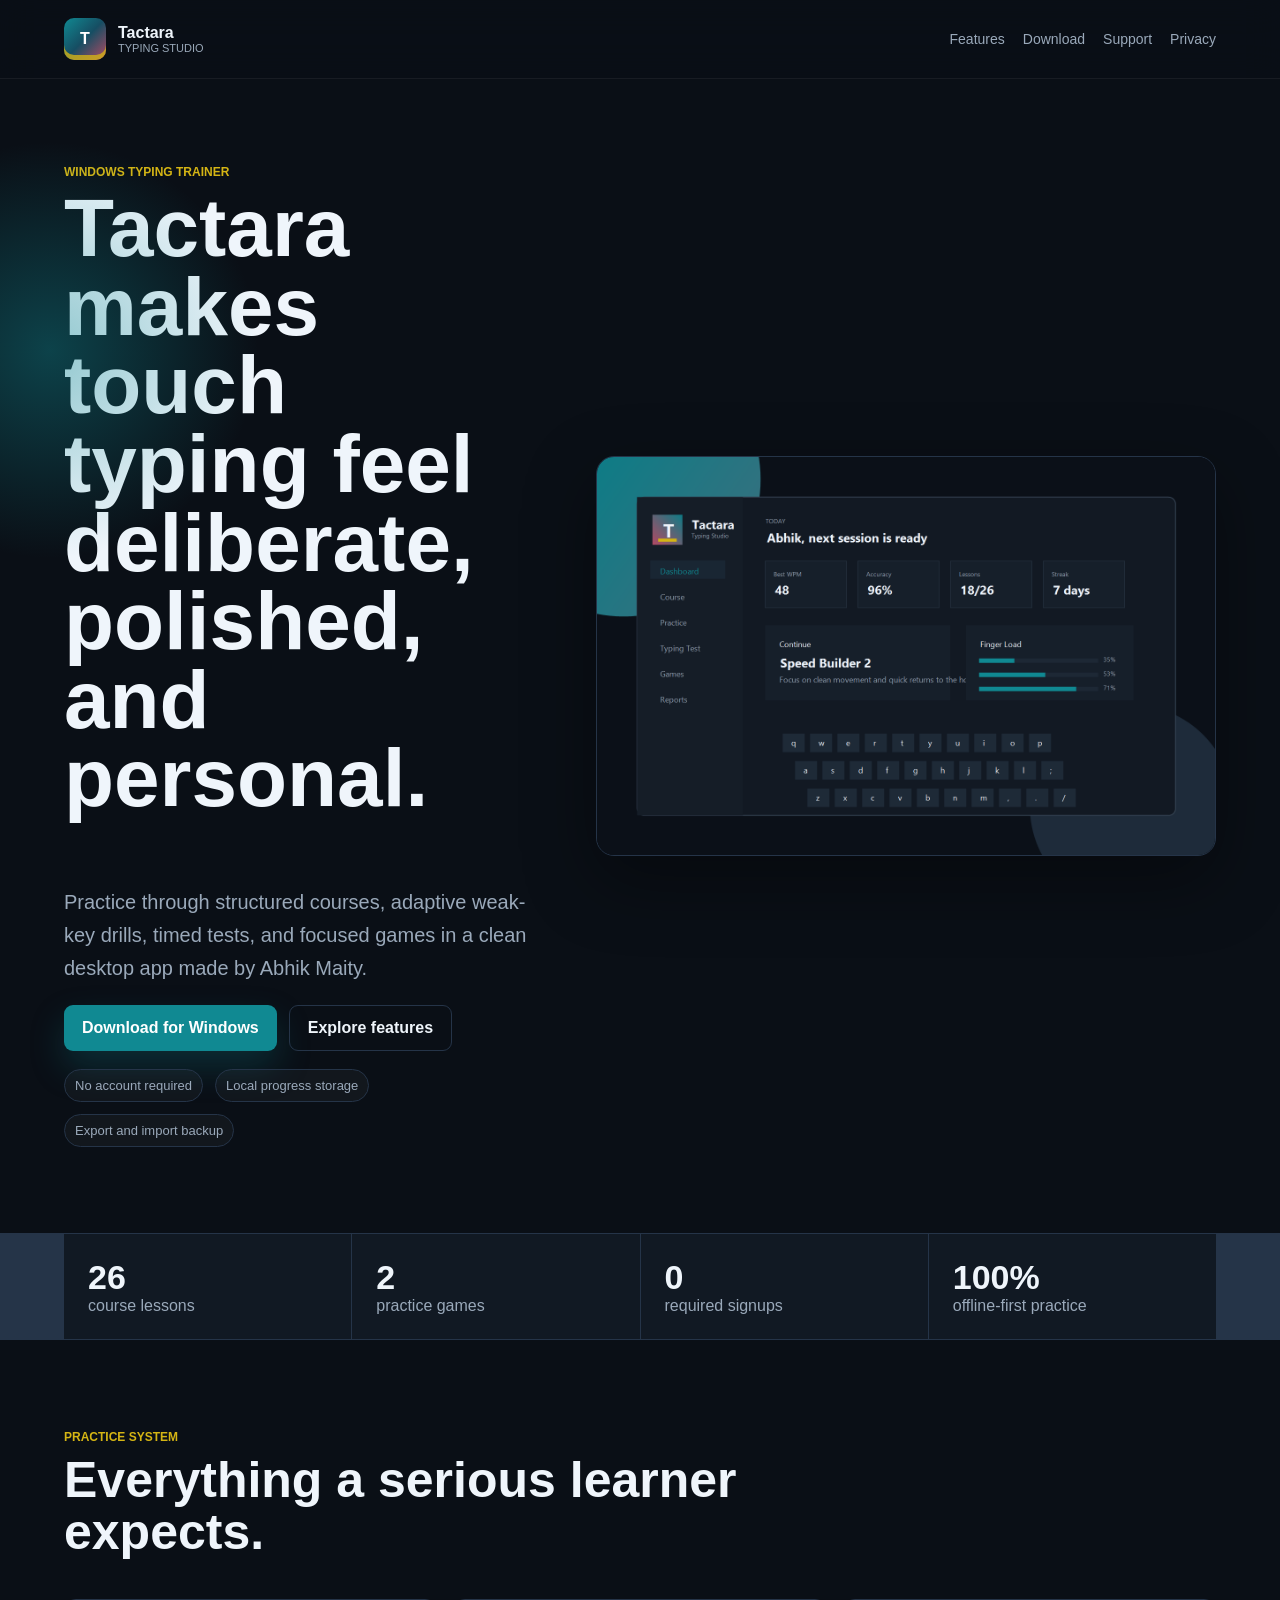
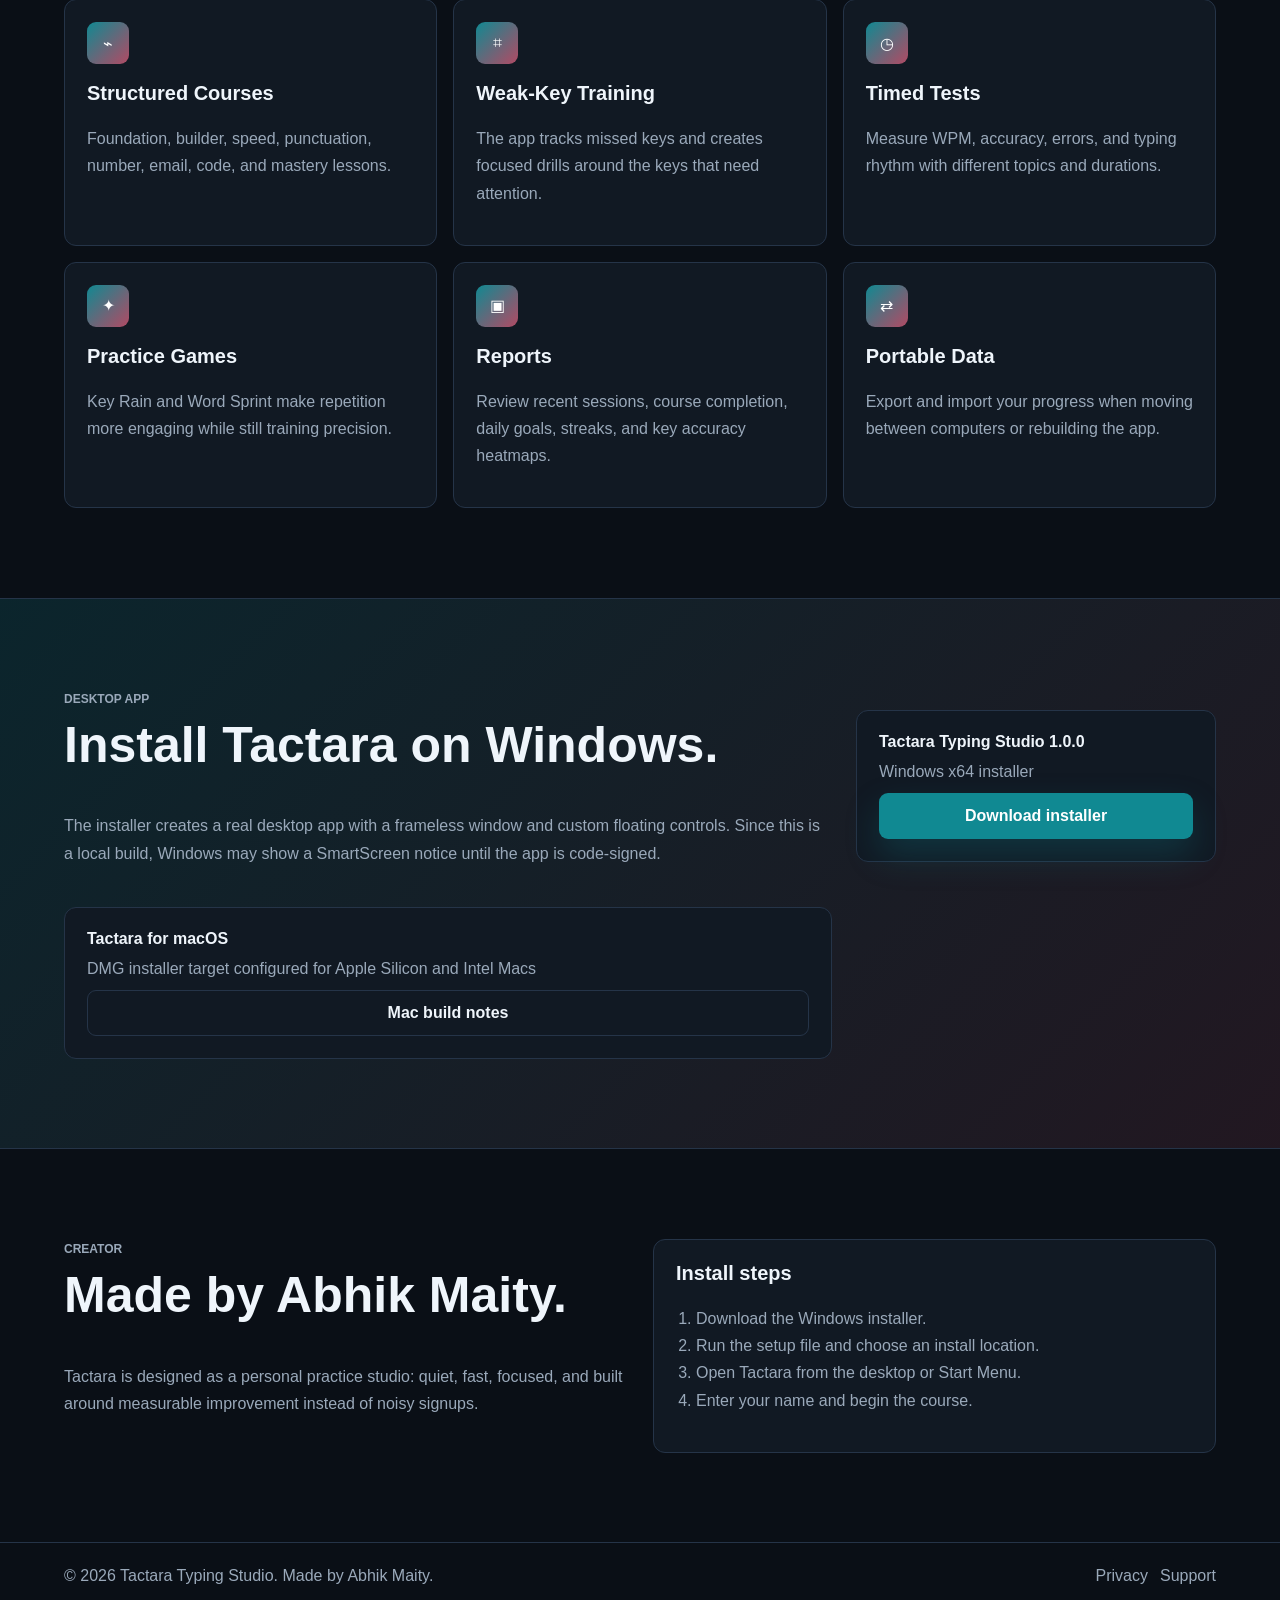
<file: index.html>
<!doctype html>
<html lang="en">
<head>
  <meta charset="UTF-8" />
  <meta name="monetag" content="xxxxx" />
  <meta charset="utf-8">
  <meta name="viewport" content="width=device-width, initial-scale=1">
  <meta name="description" content="Tactara Typing Studio is a focused Windows typing practice app with lessons, tests, games, weak-key training, and progress reports.">
  <title>Tactara Typing Studio | Touch Typing Practice for Windows</title>
  <link rel="icon" href="assets/favicon.svg" type="image/svg+xml">
  <link rel="stylesheet" href="styles.css">
</head>
<body>
  <header class="site-header">
    <a class="brand" href="index.html" aria-label="Tactara home">
      <span class="brand-mark">T</span>
      <span>
        <strong>Tactara</strong>
        <small>Typing Studio</small>
      </span>
    </a>
    <nav class="nav" aria-label="Website">
      <a href="#features">Features</a>
      <a href="#download">Download</a>
      <a href="support.html">Support</a>
      <a href="privacy.html">Privacy</a>
    </nav>
  </header>

  <main>
    <section class="hero">
      <div class="hero-copy">
        <p class="eyebrow">Windows Typing Trainer</p>
        <h1>Tactara makes touch typing feel deliberate, polished, and personal.</h1>
        <p class="lede">
          Practice through structured courses, adaptive weak-key drills, timed tests, and focused games in a clean desktop app made by Abhik Maity.
        </p>
        <div class="hero-actions">
          <a class="primary" href="https://github.com/abhikmaity418/tactara/releases/download/Typing-Studio/Tactara-Typing-Studio-Setup-1.0.0.exe">Download for Windows</a>
          <a class="secondary" href="#features">Explore features</a>
        </div>
        <div class="trust-row">
          <span>No account required</span>
          <span>Local progress storage</span>
          <span>Export and import backup</span>
        </div>
      </div>
      <figure class="hero-visual">
        <img src="assets/app-preview.png" alt="Tactara Typing Studio dashboard showing lesson progress, accuracy, and keyboard practice">
      </figure>
    </section>

    <section class="metrics" aria-label="Product highlights">
      <article>
        <strong>26</strong>
        <span>course lessons</span>
      </article>
      <article>
        <strong>2</strong>
        <span>practice games</span>
      </article>
      <article>
        <strong>0</strong>
        <span>required signups</span>
      </article>
      <article>
        <strong>100%</strong>
        <span>offline-first practice</span>
      </article>
    </section>

    <section id="features" class="section">
      <div class="section-head">
        <p class="eyebrow">Practice System</p>
        <h2>Everything a serious learner expects.</h2>
      </div>
      <div class="feature-grid">
        <article>
          <span class="feature-icon">⌁</span>
          <h3>Structured Courses</h3>
          <p>Foundation, builder, speed, punctuation, number, email, code, and mastery lessons.</p>
        </article>
        <article>
          <span class="feature-icon">⌗</span>
          <h3>Weak-Key Training</h3>
          <p>The app tracks missed keys and creates focused drills around the keys that need attention.</p>
        </article>
        <article>
          <span class="feature-icon">◷</span>
          <h3>Timed Tests</h3>
          <p>Measure WPM, accuracy, errors, and typing rhythm with different topics and durations.</p>
        </article>
        <article>
          <span class="feature-icon">✦</span>
          <h3>Practice Games</h3>
          <p>Key Rain and Word Sprint make repetition more engaging while still training precision.</p>
        </article>
        <article>
          <span class="feature-icon">▣</span>
          <h3>Reports</h3>
          <p>Review recent sessions, course completion, daily goals, streaks, and key accuracy heatmaps.</p>
        </article>
        <article>
          <span class="feature-icon">⇄</span>
          <h3>Portable Data</h3>
          <p>Export and import your progress when moving between computers or rebuilding the app.</p>
        </article>
      </div>
    </section>

    <section id="download" class="download-section">
      <div>
        <p class="eyebrow">Desktop App</p>
        <h2>Install Tactara on Windows.</h2>
        <p>
          The installer creates a real desktop app with a frameless window and custom floating controls. Since this is a local build, Windows may show a SmartScreen notice until the app is code-signed.
        </p>
      </div>
      <div class="download-card">
        <strong>Tactara Typing Studio 1.0.0</strong>
        <span>Windows x64 installer</span>
        <a class="primary" href="downloads/Tactara-Typing-Studio-Setup-1.0.0.exe">Download installer</a>
      </div>
      <div class="download-card">
        <strong>Tactara for macOS</strong>
        <span>DMG installer target configured for Apple Silicon and Intel Macs</span>
        <a class="secondary" href="support.html#mac">Mac build notes</a>
      </div>
    </section>

    <section class="section split">
      <div>
        <p class="eyebrow">Creator</p>
        <h2>Made by Abhik Maity.</h2>
        <p>
          Tactara is designed as a personal practice studio: quiet, fast, focused, and built around measurable improvement instead of noisy signups.
        </p>
      </div>
      <div class="steps">
        <h3>Install steps</h3>
        <ol>
          <li>Download the Windows installer.</li>
          <li>Run the setup file and choose an install location.</li>
          <li>Open Tactara from the desktop or Start Menu.</li>
          <li>Enter your name and begin the course.</li>
        </ol>
      </div>
    </section>
  </main>

  <footer class="footer">
    <span>© 2026 Tactara Typing Studio. Made by Abhik Maity.</span>
    <div>
      <a href="privacy.html">Privacy</a>
      <a href="support.html">Support</a>
    </div>
  </footer>
</body>
</html>
</file>
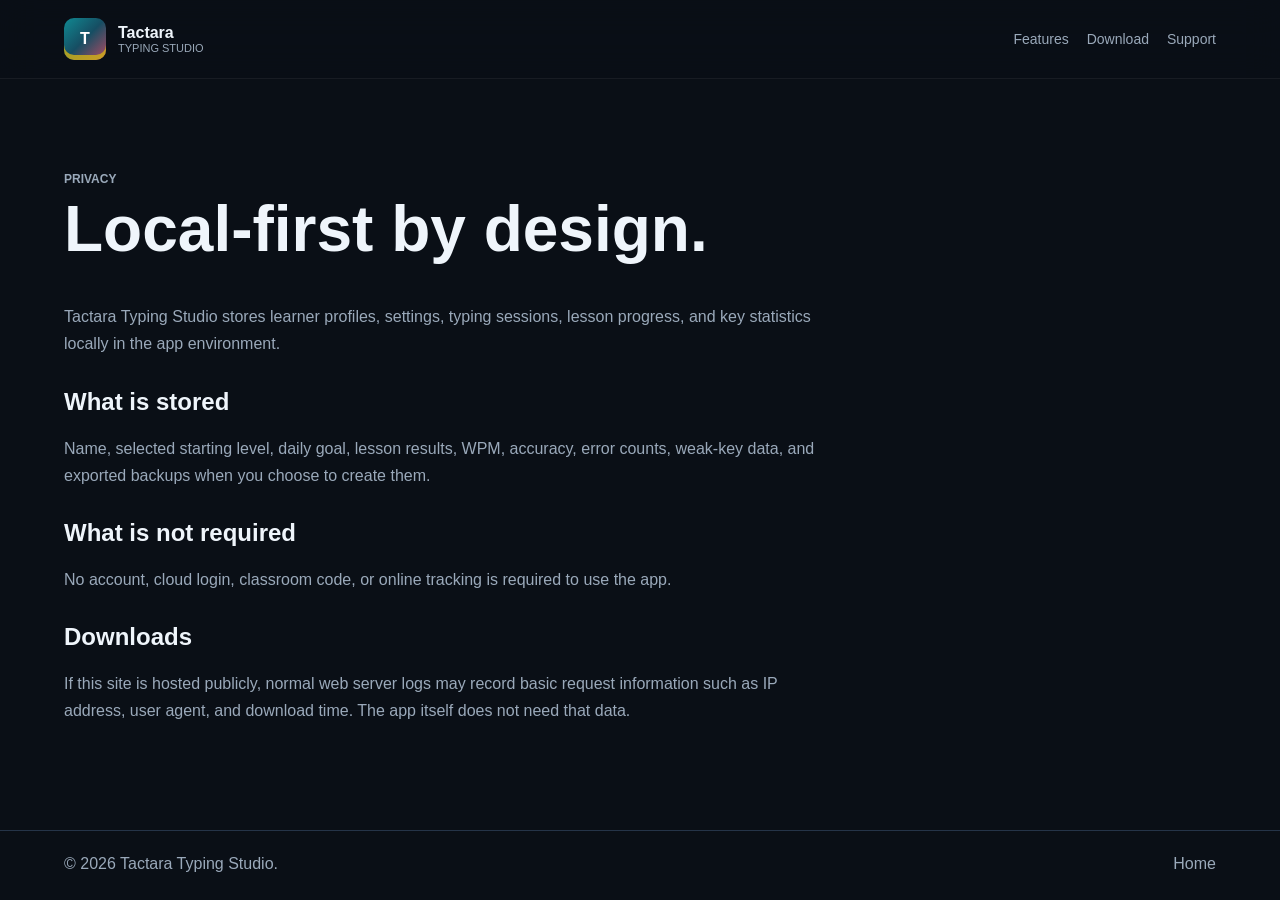
<file: privacy.html>
<!doctype html>
<html lang="en">
<head>
  <meta charset="utf-8">
  <meta name="viewport" content="width=device-width, initial-scale=1">
  <title>Privacy | Tactara Typing Studio</title>
  <link rel="icon" href="assets/favicon.svg" type="image/svg+xml">
  <link rel="stylesheet" href="styles.css">
</head>
<body>
  <header class="site-header">
    <a class="brand" href="index.html"><span class="brand-mark">T</span><span><strong>Tactara</strong><small>Typing Studio</small></span></a>
    <nav class="nav"><a href="index.html#features">Features</a><a href="index.html#download">Download</a><a href="support.html">Support</a></nav>
  </header>
  <main class="page">
    <p class="eyebrow">Privacy</p>
    <h1>Local-first by design.</h1>
    <p>Tactara Typing Studio stores learner profiles, settings, typing sessions, lesson progress, and key statistics locally in the app environment.</p>
    <h2>What is stored</h2>
    <p>Name, selected starting level, daily goal, lesson results, WPM, accuracy, error counts, weak-key data, and exported backups when you choose to create them.</p>
    <h2>What is not required</h2>
    <p>No account, cloud login, classroom code, or online tracking is required to use the app.</p>
    <h2>Downloads</h2>
    <p>If this site is hosted publicly, normal web server logs may record basic request information such as IP address, user agent, and download time. The app itself does not need that data.</p>
  </main>
  <footer class="footer"><span>© 2026 Tactara Typing Studio.</span><a href="index.html">Home</a></footer>
</body>
</html>
</file>
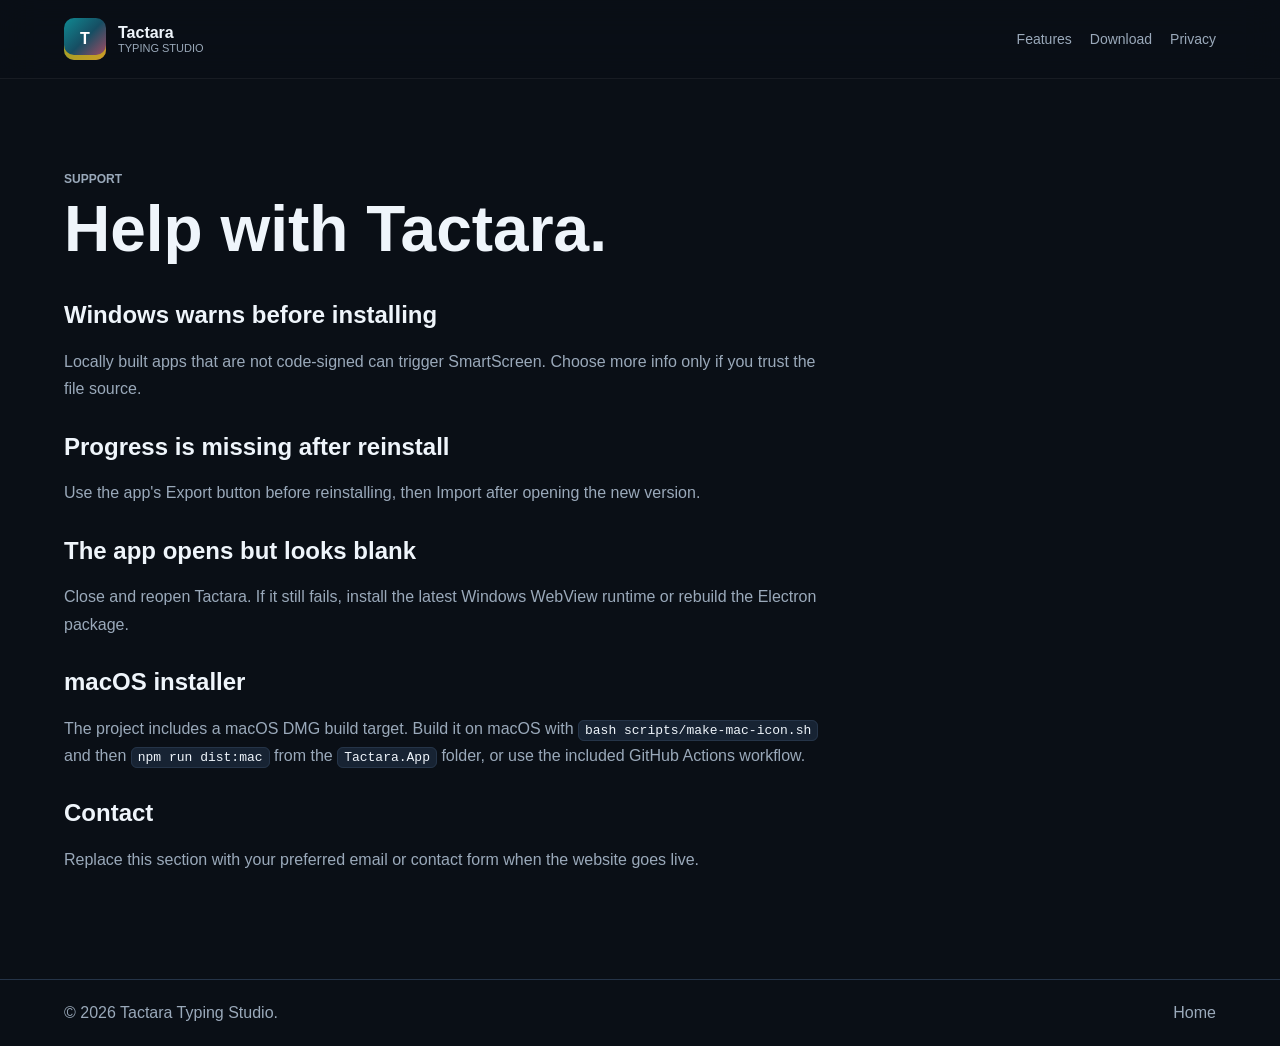
<file: support.html>
<!doctype html>
<html lang="en">
<head>
  <meta charset="utf-8">
  <meta name="viewport" content="width=device-width, initial-scale=1">
  <title>Support | Tactara Typing Studio</title>
  <link rel="icon" href="assets/favicon.svg" type="image/svg+xml">
  <link rel="stylesheet" href="styles.css">
</head>
<body>
  <header class="site-header">
    <a class="brand" href="index.html"><span class="brand-mark">T</span><span><strong>Tactara</strong><small>Typing Studio</small></span></a>
    <nav class="nav"><a href="index.html#features">Features</a><a href="index.html#download">Download</a><a href="privacy.html">Privacy</a></nav>
  </header>
  <main class="page">
    <p class="eyebrow">Support</p>
    <h1>Help with Tactara.</h1>
    <h2>Windows warns before installing</h2>
    <p>Locally built apps that are not code-signed can trigger SmartScreen. Choose more info only if you trust the file source.</p>
    <h2>Progress is missing after reinstall</h2>
    <p>Use the app's Export button before reinstalling, then Import after opening the new version.</p>
    <h2>The app opens but looks blank</h2>
    <p>Close and reopen Tactara. If it still fails, install the latest Windows WebView runtime or rebuild the Electron package.</p>
    <h2 id="mac">macOS installer</h2>
    <p>The project includes a macOS DMG build target. Build it on macOS with <code>bash scripts/make-mac-icon.sh</code> and then <code>npm run dist:mac</code> from the <code>Tactara.App</code> folder, or use the included GitHub Actions workflow.</p>
    <h2>Contact</h2>
    <p>Replace this section with your preferred email or contact form when the website goes live.</p>
  </main>
  <footer class="footer"><span>© 2026 Tactara Typing Studio.</span><a href="index.html">Home</a></footer>
</body>
</html>
</file>
<file: styles.css>
:root {
  color-scheme: dark;
  --bg: #0a0f16;
  --surface: #111923;
  --surface-2: #172333;
  --ink: #eff5fb;
  --muted: #9aa9ba;
  --line: #253448;
  --teal: #108992;
  --rose: #b24a64;
  --gold: #d5b514;
  --green: #67b77f;
  --shadow: 0 24px 70px rgba(0, 0, 0, 0.38);
  font-family: "Segoe UI", Arial, sans-serif;
}

* {
  box-sizing: border-box;
}

body {
  margin: 0;
  background: var(--bg);
  color: var(--ink);
}

a {
  color: inherit;
  text-decoration: none;
}

code {
  color: var(--ink);
  background: var(--surface-2);
  border: 1px solid var(--line);
  border-radius: 6px;
  padding: 2px 6px;
}

.site-header {
  position: sticky;
  top: 0;
  z-index: 5;
  display: flex;
  align-items: center;
  justify-content: space-between;
  gap: 18px;
  padding: 18px clamp(18px, 5vw, 72px);
  background: rgba(10, 15, 22, 0.82);
  border-bottom: 1px solid rgba(255, 255, 255, 0.06);
  backdrop-filter: blur(18px);
}

.brand {
  display: flex;
  align-items: center;
  gap: 12px;
}

.brand-mark {
  width: 42px;
  height: 42px;
  display: grid;
  place-items: center;
  border-radius: 10px;
  background: linear-gradient(135deg, var(--teal), #164e63 50%, var(--rose));
  color: #fff;
  font-weight: 900;
  box-shadow: inset 0 -5px 0 rgba(213, 181, 20, 0.78);
}

.brand strong,
.brand small {
  display: block;
}

.brand small {
  color: var(--muted);
  text-transform: uppercase;
  font-size: 11px;
}

.nav {
  display: flex;
  gap: 18px;
  color: var(--muted);
  font-size: 14px;
}

.nav a:hover {
  color: var(--ink);
}

.hero {
  min-height: calc(100vh - 79px);
  display: grid;
  grid-template-columns: minmax(320px, 0.86fr) minmax(420px, 1.14fr);
  gap: clamp(28px, 5vw, 70px);
  align-items: center;
  padding: clamp(40px, 7vw, 86px) clamp(18px, 5vw, 72px);
  overflow: hidden;
}

.hero::before {
  content: "";
  position: absolute;
  inset: 120px auto auto -180px;
  width: 460px;
  height: 460px;
  border-radius: 50%;
  background: radial-gradient(circle, rgba(16, 137, 146, 0.42), transparent 64%);
  pointer-events: none;
}

.eyebrow {
  margin: 0 0 10px;
  color: var(--gold);
  font-size: 12px;
  font-weight: 800;
  letter-spacing: 0;
  text-transform: uppercase;
}

h1,
h2,
h3,
p {
  margin-top: 0;
}

h1 {
  max-width: 780px;
  font-size: clamp(42px, 6.4vw, 82px);
  line-height: 0.96;
}

h2 {
  font-size: clamp(30px, 4vw, 50px);
  line-height: 1.04;
}

h3 {
  font-size: 20px;
}

.lede {
  max-width: 660px;
  color: var(--muted);
  font-size: 20px;
  line-height: 1.65;
}

.hero-actions,
.trust-row,
.footer div {
  display: flex;
  flex-wrap: wrap;
  gap: 12px;
  align-items: center;
}

.primary,
.secondary {
  display: inline-flex;
  align-items: center;
  justify-content: center;
  min-height: 46px;
  border-radius: 9px;
  padding: 0 18px;
  font-weight: 800;
}

.primary {
  background: var(--teal);
  color: #fff;
  box-shadow: 0 16px 34px rgba(16, 137, 146, 0.25);
}

.secondary {
  border: 1px solid var(--line);
  color: var(--ink);
}

.trust-row {
  margin-top: 18px;
  color: var(--muted);
  font-size: 13px;
}

.trust-row span {
  padding: 8px 10px;
  border: 1px solid var(--line);
  border-radius: 999px;
  background: rgba(255, 255, 255, 0.03);
}

.hero-visual {
  margin: 0;
}

.hero-visual img {
  width: min(100%, 980px);
  display: block;
  border-radius: 18px;
  border: 1px solid var(--line);
  box-shadow: var(--shadow);
}

.metrics {
  display: grid;
  grid-template-columns: repeat(4, 1fr);
  gap: 1px;
  padding: 1px clamp(18px, 5vw, 72px);
  background: var(--line);
}

.metrics article {
  padding: 24px;
  background: var(--surface);
}

.metrics strong {
  display: block;
  font-size: 34px;
}

.metrics span {
  color: var(--muted);
}

.section,
.download-section,
.page {
  padding: clamp(56px, 7vw, 92px) clamp(18px, 5vw, 72px);
}

.section-head {
  max-width: 720px;
  margin-bottom: 28px;
}

.feature-grid {
  display: grid;
  grid-template-columns: repeat(3, 1fr);
  gap: 16px;
}

.feature-grid article,
.download-card,
.steps {
  border: 1px solid var(--line);
  border-radius: 12px;
  padding: 22px;
  background: var(--surface);
}

.feature-icon {
  width: 42px;
  height: 42px;
  display: grid;
  place-items: center;
  border-radius: 9px;
  margin-bottom: 18px;
  color: #fff;
  background: linear-gradient(135deg, var(--teal), var(--rose));
}

.feature-grid p,
.download-section p,
.page p,
.split p,
.steps li {
  color: var(--muted);
  line-height: 1.7;
}

.download-section {
  display: grid;
  grid-template-columns: 1fr 360px;
  gap: 24px;
  align-items: center;
  background: linear-gradient(135deg, rgba(16, 137, 146, 0.18), rgba(178, 74, 100, 0.14));
  border-block: 1px solid var(--line);
}

.download-card {
  display: grid;
  gap: 12px;
}

.download-card span {
  color: var(--muted);
}

.split {
  display: grid;
  grid-template-columns: 1fr 1fr;
  gap: 26px;
}

.steps ol {
  padding-left: 20px;
}

.page {
  max-width: 900px;
  min-height: 70vh;
}

.page h1 {
  font-size: clamp(38px, 5vw, 64px);
}

.page h2 {
  margin-top: 32px;
  font-size: 24px;
}

.footer {
  display: flex;
  justify-content: space-between;
  gap: 18px;
  padding: 24px clamp(18px, 5vw, 72px);
  color: var(--muted);
  border-top: 1px solid var(--line);
}

@media (max-width: 940px) {
  .hero,
  .download-section,
  .split {
    grid-template-columns: 1fr;
  }

  .feature-grid,
  .metrics {
    grid-template-columns: 1fr 1fr;
  }
}

@media (max-width: 640px) {
  .site-header,
  .footer {
    align-items: flex-start;
    flex-direction: column;
  }

  .nav {
    width: 100%;
    overflow-x: auto;
  }

  .feature-grid,
  .metrics {
    grid-template-columns: 1fr;
  }
}
</file>
